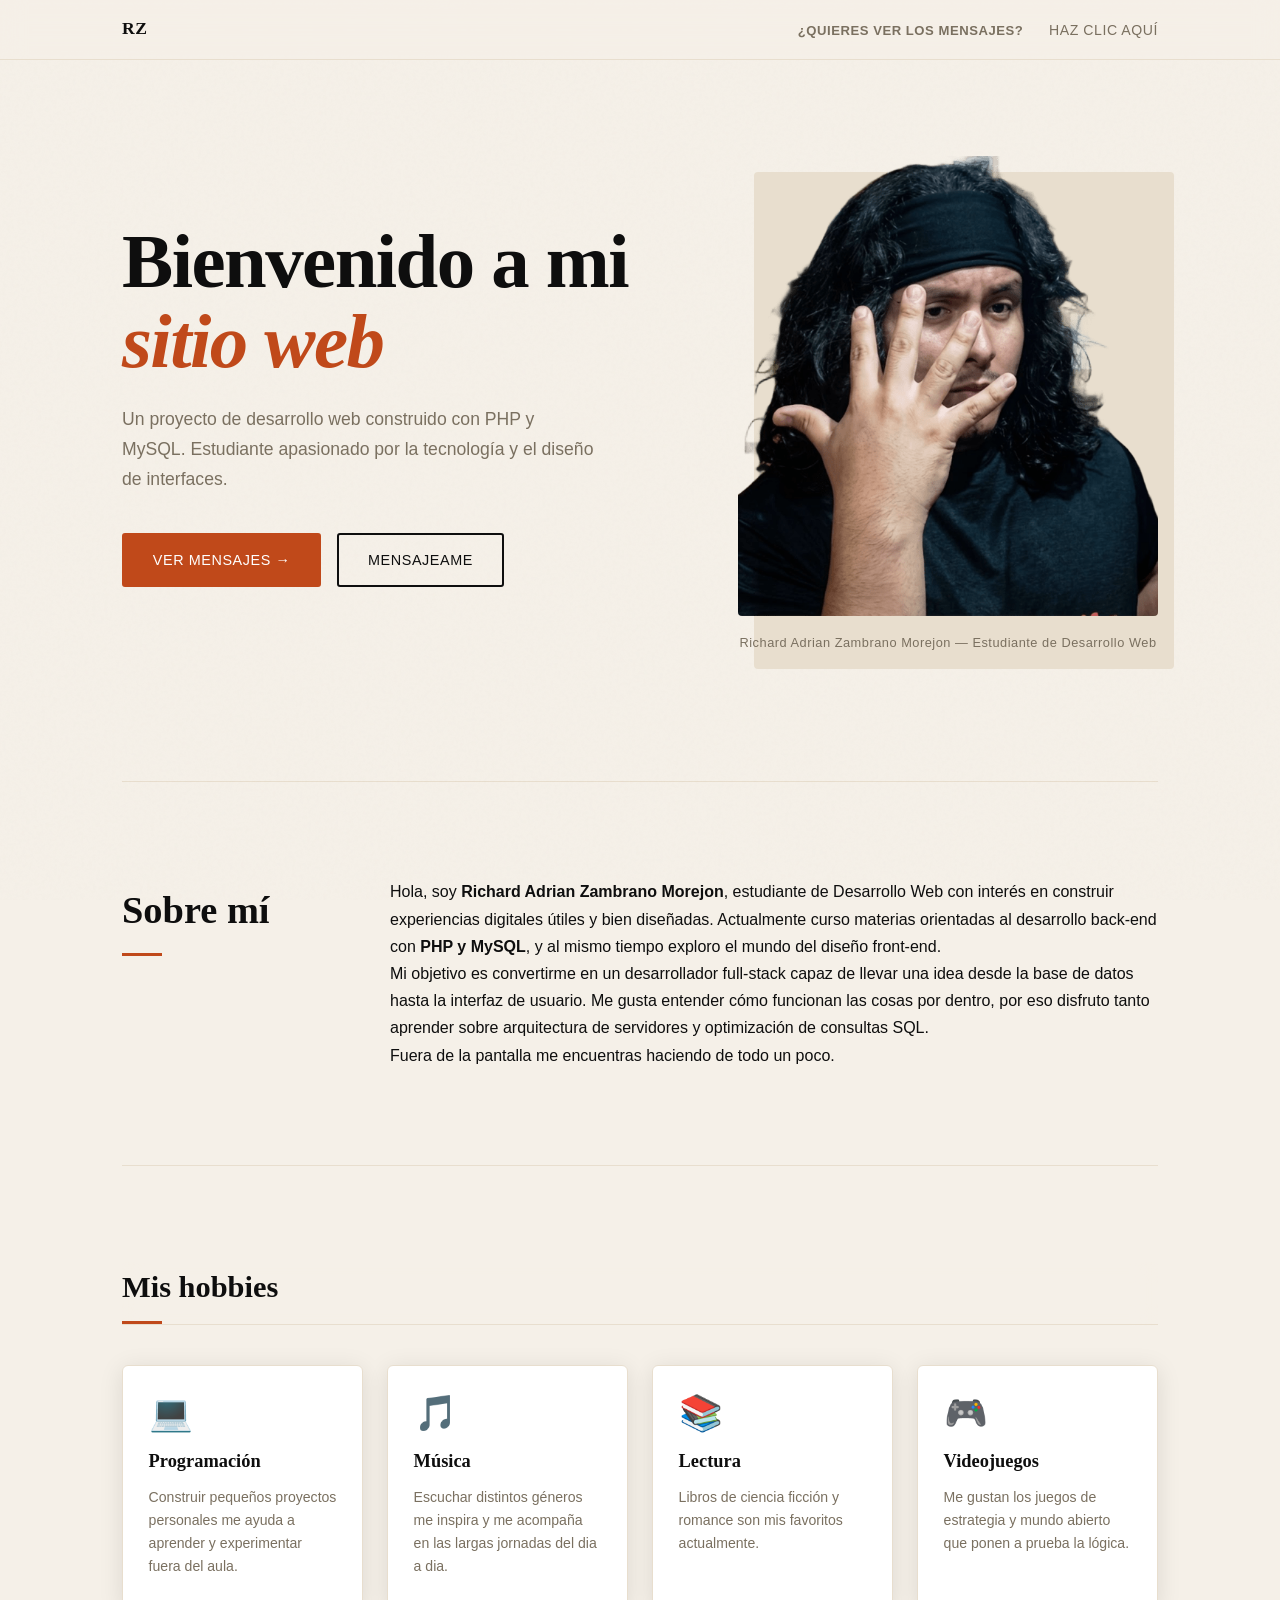
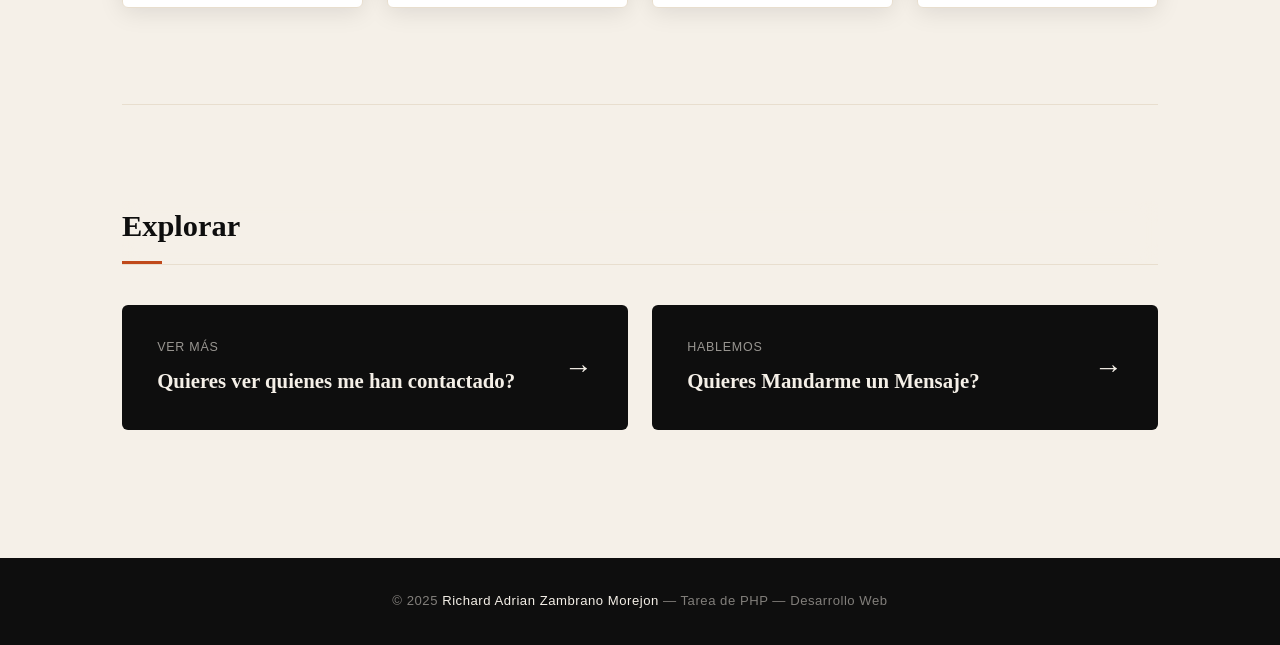
<file: DeberAPE1/index.html>
<!DOCTYPE html>
<html lang="en">
<head>
    <meta charset="UTF-8">
    <meta name="viewport" content="width=device-width, initial-scale=1.0">
    <title>Portada</title>
    <link rel="stylesheet" href="estilos/estiloInicial.css">
</head>
<body>

    <header>
        <nav>
            <a href="#" class="nav-brand">RZ</a>
            <ul>
                <li><b style="font-size:.82rem;color:var(--muted);text-transform:uppercase;letter-spacing:.04em;">¿Quieres ver los mensajes?</b></li>
                <li><a href="iniciarSesion.php">Haz clic aquí</a></li>
            </ul>
        </nav>
    </header>

    <main>
 
        <section class="hero-section" aria-label="Presentación">
 
            <div class="hero-text">
                <h1>Bienvenido a mi <em>sitio web</em></h1>
                <p>
                    Un proyecto de desarrollo web construido con PHP y MySQL.
                    Estudiante apasionado por la tecnología y el diseño de interfaces.
                </p>

                <div class="btn-group">
                    <a href="lista_Mensajes.php" class="btn btn-primary">Ver Mensajes →</a>
                    <a href="formularioMensajes.html" class="btn btn-outline">Mensajeame</a>
                </div>
            </div>

            <div class="hero-image">
                <figure>
                    <img
                        src="multimedia/sinfondo2.png"
                        alt="Foto de perfil de Richard Zambrano"
                        width="360"
                        height="400"
                    >
                    <figcaption>Richard Adrian Zambrano Morejon &mdash; Estudiante de Desarrollo Web</figcaption>
                </figure>
            </div>
 
        </section>
 
        <hr class="divider">
 
        <section class="bio-section" aria-labelledby="bio-heading">
 
            <div class="bio-label">
                <h2 id="bio-heading">Sobre mí</h2>
                <span></span>
            </div>
 
            <article>
                <p>
                    Hola, soy <strong>Richard Adrian Zambrano Morejon</strong>, estudiante de Desarrollo Web con
                    interés en construir experiencias digitales útiles y bien diseñadas. Actualmente curso
                    materias orientadas al desarrollo back-end con <strong>PHP y MySQL</strong>, y al mismo tiempo
                    exploro el mundo del diseño front-end.
                </p>
                <p>
                    Mi objetivo es convertirme en un desarrollador full-stack capaz de llevar una idea desde
                    la base de datos hasta la interfaz de usuario. Me gusta entender cómo funcionan las cosas
                    por dentro, por eso disfruto tanto aprender sobre arquitectura de servidores y
                    optimización de consultas SQL.
                </p>
                <p>
                    Fuera de la pantalla me encuentras haciendo de todo un poco.
                </p>
            </article>
 
        </section>
 
        <hr class="divider">
 
        <section class="hobbies-section" aria-labelledby="hobbies-heading">
 
            <header class="section-header">
                <h2 id="hobbies-heading">Mis hobbies</h2>
            </header>
 
            <div class="cards-grid">
 
                <article class="card">
                    <span class="card-icon" aria-hidden="true">💻</span>
                    <h3>Programación</h3>
                    <p>Construir pequeños proyectos personales me ayuda a aprender y experimentar fuera del aula.</p>
                </article>
 
                <article class="card">
                    <span class="card-icon" aria-hidden="true">🎵</span>
                    <h3>Música</h3>
                    <p>Escuchar distintos géneros me inspira y me acompaña en las largas jornadas del dia a dia.</p>
                </article>
 
                <article class="card">
                    <span class="card-icon" aria-hidden="true">📚</span>
                    <h3>Lectura</h3>
                    <p>Libros de ciencia ficción y romance son mis favoritos actualmente.</p>
                </article>
 
                <article class="card">
                    <span class="card-icon" aria-hidden="true">🎮</span>
                    <h3>Videojuegos</h3>
                    <p>Me gustan los juegos de estrategia y mundo abierto que ponen a prueba la lógica.</p>
                </article>
 
            </div>
 
        </section>
 
        <hr class="divider">
 
        <section class="pages-section" aria-labelledby="pages-heading">
 
            <header class="section-header">
                <h2 id="pages-heading">Explorar</h2>
            </header>
 
            <nav class="pages-grid" aria-label="Navegación principal">
 
                <a href="lista_Mensajes.php" class="page-card">
                    <div class="page-card-info">
                        <p>Ver más</p>
                        <strong>Quieres ver quienes me han contactado?</strong>
                    </div>
                    <span class="page-card-arrow" aria-hidden="true">→</span>
                </a>
 
                <a href="formularioMensajes.html" class="page-card">
                    <div class="page-card-info">
                        <p>Hablemos</p>
                        <strong>Quieres Mandarme un Mensaje?</strong>
                    </div>
                    <span class="page-card-arrow" aria-hidden="true">→</span>
                </a>
 
            </nav>
 
        </section>
 
    </main>
 
    <footer>
        <p>&copy; 2025 <strong>Richard Adrian Zambrano Morejon</strong> &mdash; Tarea de PHP &mdash; Desarrollo Web</p>
    </footer>
 
</body>
</html>
</file>
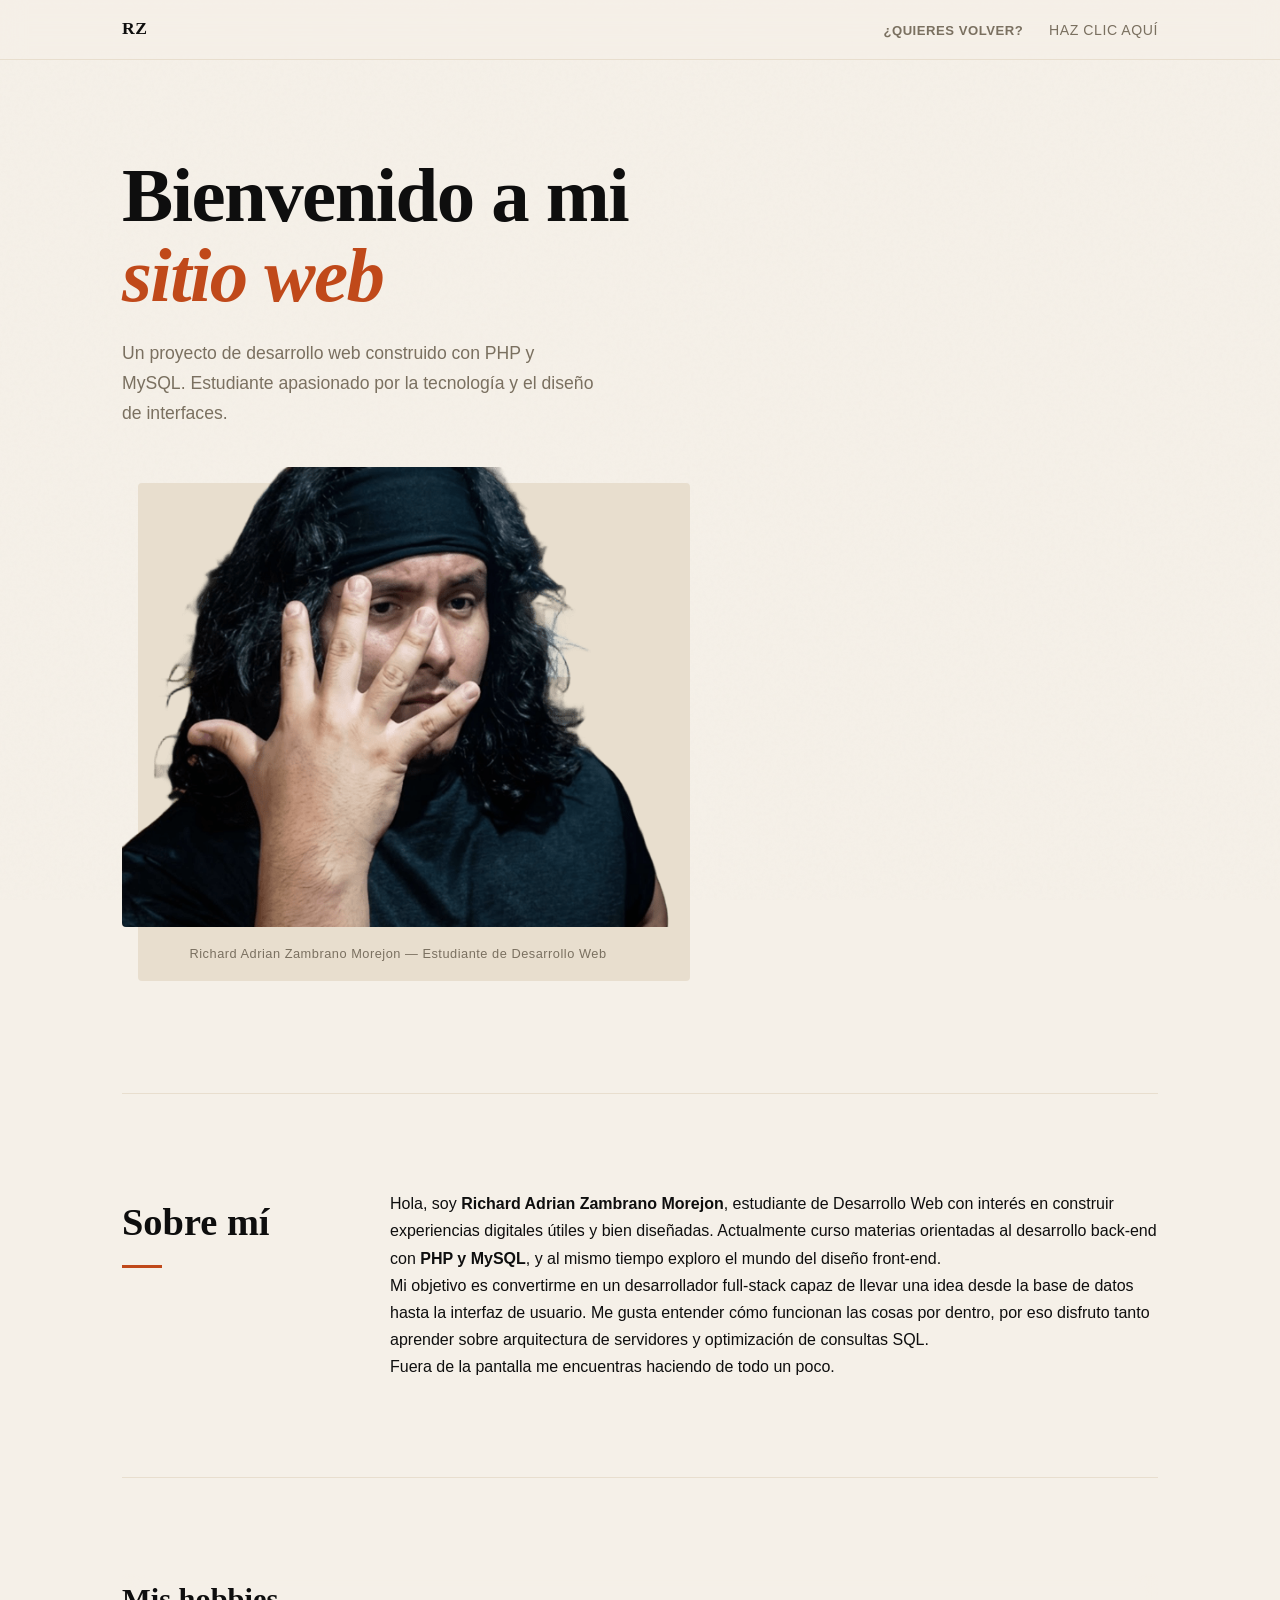
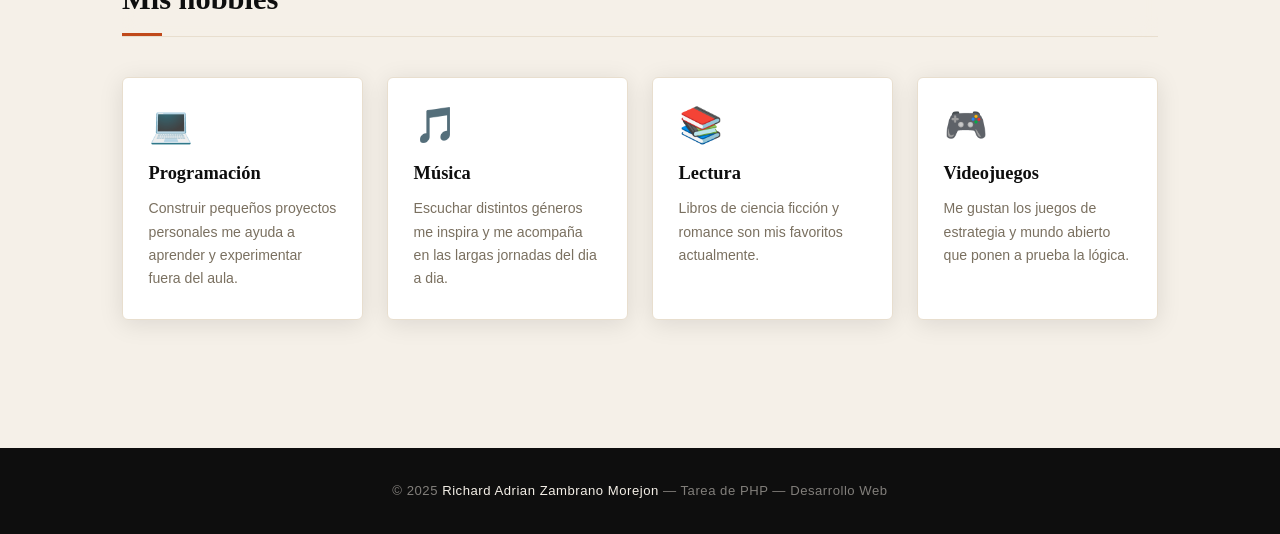
<file: DeberACB2/protegido/index.html>
<!DOCTYPE html>
<html lang="en">
<head>
    <meta charset="UTF-8">
    <meta name="viewport" content="width=device-width, initial-scale=1.0">
    <title>Portada</title>
    <link rel="stylesheet" href="estiloIndex.css">
</head>
<body>

    <header>
        <nav>
            <a href="#" class="nav-brand">RZ</a>
            <ul>
                <li><b style="font-size:.82rem;color:var(--muted);text-transform:uppercase;letter-spacing:.04em;">¿Quieres volver?</b></li>
                <li><a href="../index.html">Haz clic aquí</a></li>
            </ul>
        </nav>
    </header>

    <main>
 
        <section class="hero-section" aria-label="Presentación">
 
            <div class="hero-text">
                <h1>Bienvenido a mi <em>sitio web</em></h1>
                <p>
                    Un proyecto de desarrollo web construido con PHP y MySQL.
                    Estudiante apasionado por la tecnología y el diseño de interfaces.
                </p>

            <div class="hero-image">
                <figure>
                    <img
                        src="multimedia/sinfondo2.png"
                        alt="Foto de perfil de Richard Zambrano"
                        width="360"
                        height="400"
                    >
                    <figcaption>Richard Adrian Zambrano Morejon &mdash; Estudiante de Desarrollo Web</figcaption>
                </figure>
            </div>
 
        </section>
 
        <hr class="divider">
 
        <section class="bio-section" aria-labelledby="bio-heading">
 
            <div class="bio-label">
                <h2 id="bio-heading">Sobre mí</h2>
                <span></span>
            </div>
 
            <article>
                <p>
                    Hola, soy <strong>Richard Adrian Zambrano Morejon</strong>, estudiante de Desarrollo Web con
                    interés en construir experiencias digitales útiles y bien diseñadas. Actualmente curso
                    materias orientadas al desarrollo back-end con <strong>PHP y MySQL</strong>, y al mismo tiempo
                    exploro el mundo del diseño front-end.
                </p>
                <p>
                    Mi objetivo es convertirme en un desarrollador full-stack capaz de llevar una idea desde
                    la base de datos hasta la interfaz de usuario. Me gusta entender cómo funcionan las cosas
                    por dentro, por eso disfruto tanto aprender sobre arquitectura de servidores y
                    optimización de consultas SQL.
                </p>
                <p>
                    Fuera de la pantalla me encuentras haciendo de todo un poco.
                </p>
            </article>
 
        </section>
 
        <hr class="divider">
 
        <section class="hobbies-section" aria-labelledby="hobbies-heading">
 
            <header class="section-header">
                <h2 id="hobbies-heading">Mis hobbies</h2>
            </header>
 
            <div class="cards-grid">
 
                <article class="card">
                    <span class="card-icon" aria-hidden="true">💻</span>
                    <h3>Programación</h3>
                    <p>Construir pequeños proyectos personales me ayuda a aprender y experimentar fuera del aula.</p>
                </article>
 
                <article class="card">
                    <span class="card-icon" aria-hidden="true">🎵</span>
                    <h3>Música</h3>
                    <p>Escuchar distintos géneros me inspira y me acompaña en las largas jornadas del dia a dia.</p>
                </article>
 
                <article class="card">
                    <span class="card-icon" aria-hidden="true">📚</span>
                    <h3>Lectura</h3>
                    <p>Libros de ciencia ficción y romance son mis favoritos actualmente.</p>
                </article>
 
                <article class="card">
                    <span class="card-icon" aria-hidden="true">🎮</span>
                    <h3>Videojuegos</h3>
                    <p>Me gustan los juegos de estrategia y mundo abierto que ponen a prueba la lógica.</p>
                </article>
 
            </div>
 
        </section>
 
    </main>
 
    <footer>
        <p>&copy; 2025 <strong>Richard Adrian Zambrano Morejon</strong> &mdash; Tarea de PHP &mdash; Desarrollo Web</p>
    </footer>
 
</body>
</html>
</file>
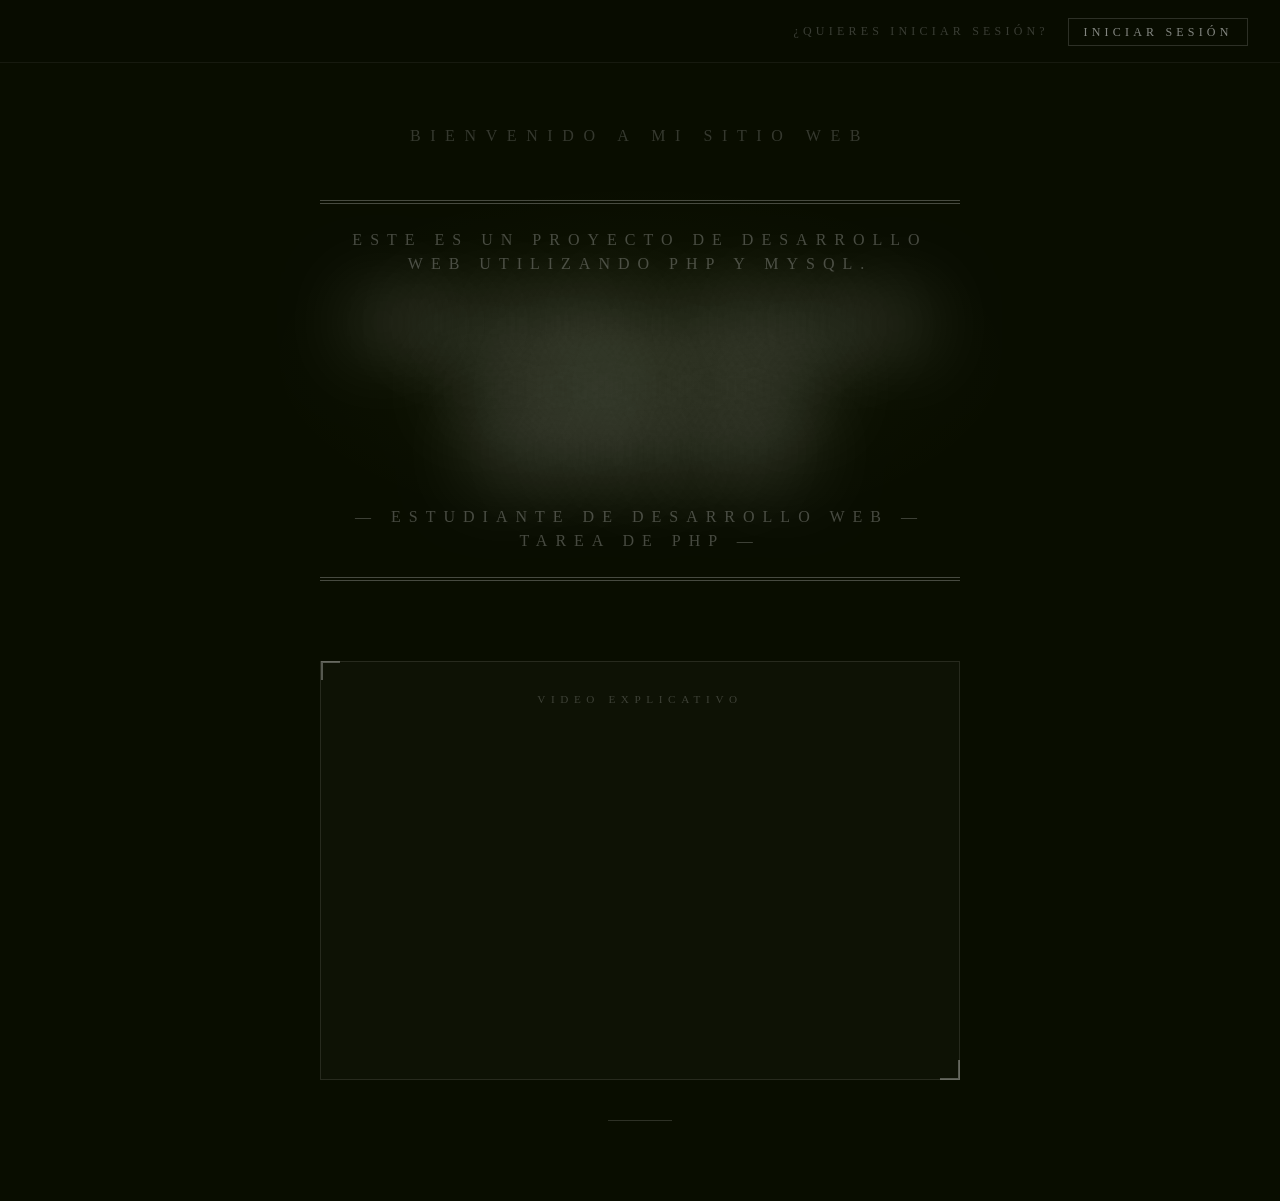
<file: portada.html>
<!DOCTYPE html>
<html lang="en">
<head>
    <meta charset="UTF-8">
    <meta name="viewport" content="width=device-width, initial-scale=1.0">
    <title>Portada</title>
    <link rel="stylesheet" href="estilosCSS/estiloPortada.css">
</head>
<body>
 
    <header>
        <nav>
            <ul>
                <b>¿Quieres iniciar sesión?</b>
                <li><a href="inicioSesion.php">Iniciar Sesión</a></li>
            </ul>
        </nav>
    </header>
 
    <main>
        <h1>Bienvenido a mi sitio web</h1>
 
        <p class="hero">
            Este es un proyecto de desarrollo web utilizando PHP y MySQL.
            <span>Richard Adrian Zambrano Morejon</span>
            &mdash; Estudiante de Desarrollo Web &mdash; Tarea de PHP &mdash;
        </p>
 
        <div class="card">
            <h2>Video Explicativo</h2>
            <div style="position: relative; padding-bottom: 56.25%; height: 0; overflow: hidden;">
                <iframe
                    style="position: absolute; top: 0; left: 0; width: 100%; height: 100%;"
                    src="https://www.youtube.com/embed/Z7yvTzcQkIk"
                    title="Video Explicativo"
                    frameborder="0"
                    allow="accelerometer; autoplay; clipboard-write; encrypted-media; gyroscope; picture-in-picture"
                    allowfullscreen>
                </iframe>
            </div>
        </div>
        <div class="divider"></div>
    </main>
 
</body>
</html>
</file>
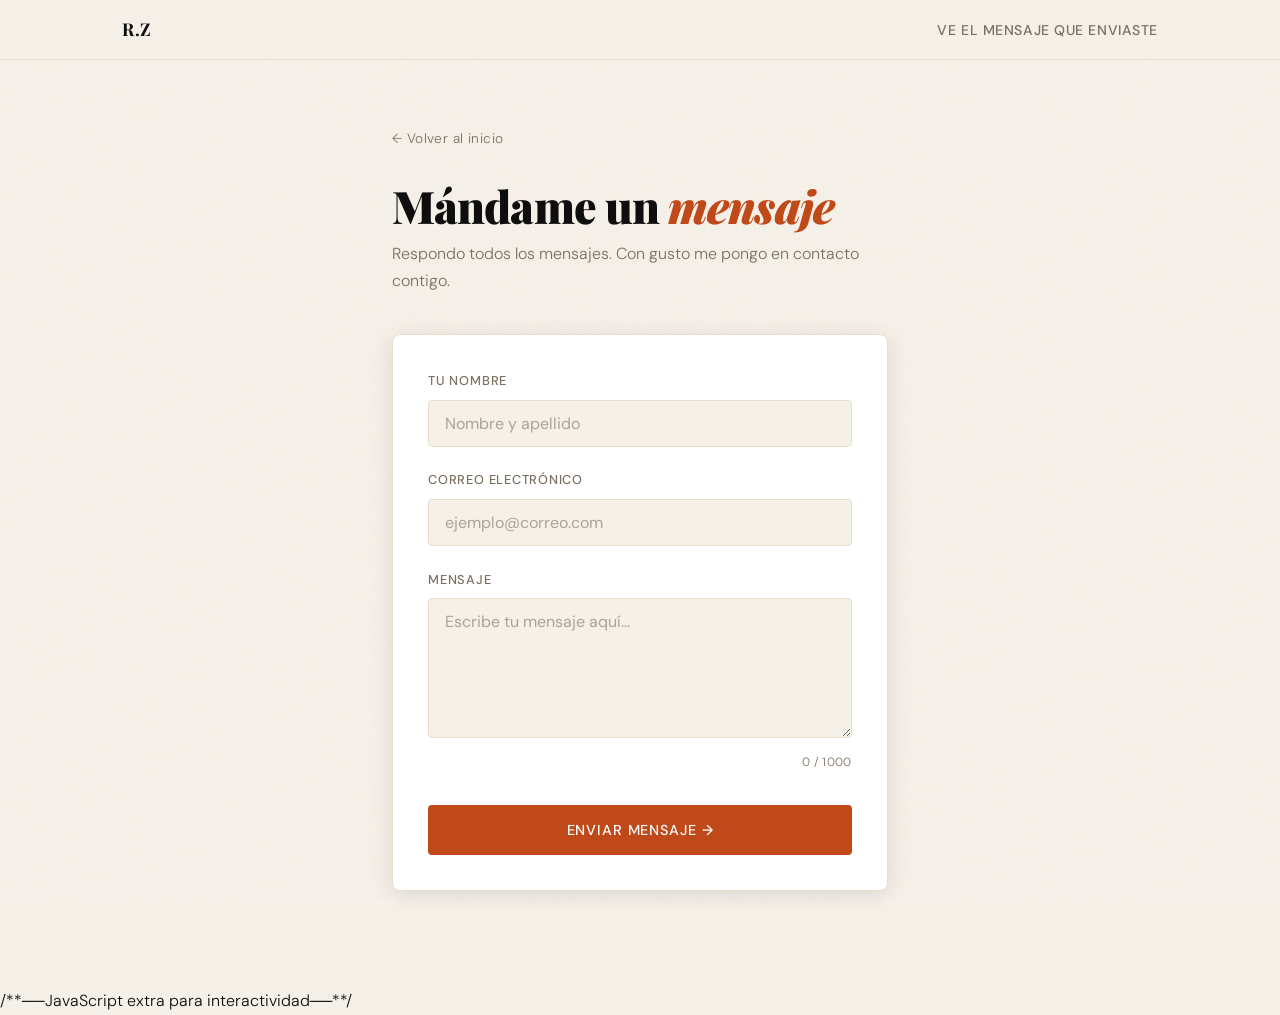
<file: DeberAPE1/formularioMensajes.html>
<!DOCTYPE html>
<html lang="es">
<head>
    <meta charset="UTF-8">
    <meta name="viewport" content="width=device-width, initial-scale=1.0">
    <title>Contáctame — Richard Zambrano</title>
    <link rel="stylesheet" href="estilos/estiloFormulario.css">
    <link href="https://fonts.googleapis.com/css2?family=Playfair+Display:wght@700;900&family=DM+Sans:wght@300;400;500&display=swap" rel="stylesheet"/>

</head>
<body>

<header>
    <nav>
        <a href="index.html" class="nav-brand">R.Z</a>
        <ul>
            <li><a href="iniciarSesion.php">Ve el Mensaje que enviaste</a></li>
        </ul>
    </nav>
</header>

<div class="contact-wrapper">
    <a href="index.html" class="back-link">← Volver al inicio</a>

    <h1>Mándame un <em>mensaje</em></h1>
    <p class="subtitulo">Respondo todos los mensajes. Con gusto me pongo en contacto contigo.</p>

    <div id="msg-feedback"></div>

    <div class="form-card">
        <form id="contactForm" action="procesarMensaje.php" method="POST">

            <div class="field">
                <label for="nombre">Tu nombre</label>
                <input type="text" id="nombre" name="nombre"
                       placeholder="Nombre y apellido" required maxlength="100">
            </div>

            <div class="field">
                <label for="correo">Correo electrónico</label>
                <input type="email" id="correo" name="correo"
                       placeholder="ejemplo@correo.com" required maxlength="150">
            </div>

            <div class="field">
                <label for="mensaje">Mensaje</label>
                <textarea id="mensaje" name="mensaje"
                          placeholder="Escribe tu mensaje aquí..."
                          required maxlength="1000"
                          oninput="updateCount(this)"></textarea>
                <div class="char-count"><span id="charCount">0</span> / 1000</div>
            </div>

            <button type="submit" class="btn-send" id="btnEnviar">Enviar mensaje →</button>
        </form>
    </div>
</div>

/**──JavaScript extra para interactividad──**/
<script>
function updateCount(el) {
    document.getElementById('charCount').textContent = el.value.length;
}

document.getElementById('contactForm').addEventListener('submit', async function(e) {
    e.preventDefault();
    const btn = document.getElementById('btnEnviar');
    const feedback = document.getElementById('msg-feedback');
    btn.disabled = true;
    btn.textContent = 'Enviando…';

    const formData = new FormData(this);

    try {
        const res = await fetch('procesarMensaje.php', { method: 'POST', body: formData });
        const text = await res.text();
        if (text.trim() === 'ok') {
            feedback.className = 'exito';
            feedback.textContent = '¡Mensaje enviado! Me pondré en contacto pronto.';
            this.reset();
            document.getElementById('charCount').textContent = '0';
        } else {
            throw new Error(text);
        }
    } catch (err) {
        feedback.className = 'error';
        feedback.textContent = 'Hubo un error al enviar. Intenta de nuevo.';
    }

    btn.disabled = false;
    btn.textContent = 'Enviar mensaje →';
    feedback.scrollIntoView({ behavior: 'smooth', block: 'nearest' });
});
</script>
</body>
</html>
</file>
<file: DeberAPE1/estilos/estiloInicial.css>
:root {
            --ink:      #0e0e0e;
            --cream:    #f5f0e8;
            --sand:     #e8dece;
            --rust:     #c0491a;
            --rust-lt:  #e05a26;
            --muted:    #7a7060;
            --card-bg:  #ffffff;
            --shadow:   0 4px 24px rgba(14,14,14,.10);
        }
        *, *::before, *::after { box-sizing: border-box; margin: 0; padding: 0; }
 
        body {
            background: var(--cream);
            color: var(--ink);
            font-family: 'DM Sans', sans-serif;
            font-weight: 300;
            line-height: 1.7;
            overflow-x: hidden;
        }
 
        body::before {
            content: '';
            position: fixed;
            inset: 0;
            background-image: url("data:image/svg+xml,%3Csvg viewBox='0 0 256 256' xmlns='http://www.w3.org/2000/svg'%3E%3Cfilter id='noise'%3E%3CfeTurbulence type='fractalNoise' baseFrequency='0.9' numOctaves='4' stitchTiles='stitch'/%3E%3C/filter%3E%3Crect width='100%25' height='100%25' filter='url(%23noise)' opacity='0.03'/%3E%3C/svg%3E");
            pointer-events: none;
            z-index: 0;
            opacity: .6;
        }

        header {
            position: sticky;
            top: 0;
            z-index: 100;
            background: rgba(245,240,232,.88);
            backdrop-filter: blur(12px);
            border-bottom: 1px solid var(--sand);
        }
 
        header nav {
            max-width: 1100px;
            margin: 0 auto;
            padding: .9rem 2rem;
            display: flex;
            align-items: center;
            justify-content: space-between;
        }
 
        .nav-brand {
            font-family: 'Playfair Display', serif;
            font-weight: 700;
            font-size: 1.1rem;
            letter-spacing: .03em;
            color: var(--ink);
            text-decoration: none;
        }
 
        header nav ul {
            list-style: none;
            display: flex;
            align-items: center;
            gap: 1.6rem;
        }
 
        header nav ul li a {
            font-size: .88rem;
            font-weight: 500;
            text-decoration: none;
            color: var(--muted);
            letter-spacing: .04em;
            text-transform: uppercase;
            transition: color .25s;
        }
 
        header nav ul li a:hover { color: var(--rust); }
 
        main {
            max-width: 1100px;
            margin: 0 auto;
            padding: 0 2rem 5rem;
        }
 
        .hero-section {
            display: grid;
            grid-template-columns: 1fr 420px;
            gap: 4rem;
            align-items: center;
            padding: 6rem 0 5rem;
        }
 
        .hero-text h1 {
            font-family: 'Playfair Display', serif;
            font-size: clamp(2.8rem, 6vw, 5rem);
            font-weight: 900;
            line-height: 1.05;
            letter-spacing: -.02em;
            color: var(--ink);
            margin-bottom: 1.4rem;
        }
 
        .hero-text h1 em {
            font-style: italic;
            color: var(--rust);
        }
 
        .hero-text p {
            font-size: 1.1rem;
            color: var(--muted);
            max-width: 480px;
            margin-bottom: 2.4rem;
        }
 
        .btn-group {
            display: flex;
            gap: 1rem;
            flex-wrap: wrap;
        }
 
        .btn {
            display: inline-flex;
            align-items: center;
            gap: .5rem;
            padding: .8rem 1.8rem;
            border-radius: 3px;
            font-family: 'DM Sans', sans-serif;
            font-size: .9rem;
            font-weight: 500;
            letter-spacing: .04em;
            text-transform: uppercase;
            text-decoration: none;
            cursor: pointer;
            border: 2px solid transparent;
            transition: all .25s ease;
        }
 
        .btn-primary {
            background: var(--rust);
            color: #fff;
            border-color: var(--rust);
        }
 
        .btn-primary:hover {
            background: var(--rust-lt);
            border-color: var(--rust-lt);
            transform: translateY(-2px);
            box-shadow: 0 8px 20px rgba(192,73,26,.28);
        }
 
        .btn-outline {
            background: transparent;
            color: var(--ink);
            border-color: var(--ink);
        }
 
        .btn-outline:hover {
            background: var(--ink);
            color: var(--cream);
            transform: translateY(-2px);
        }

        .hero-image figure {
            position: relative;
        }
 
        .hero-image figure::before {
            content: '';
            position: absolute;
            inset: 16px -16px -16px 16px;
            background: var(--sand);
            border-radius: 4px;
            z-index: 0;
        }
 
        .hero-image img {
            position: relative;
            z-index: 1;
            width: 100%;
            height: 460px;
            object-fit: cover;
            border-radius: 4px;
            display: block;
            filter: grayscale(15%);
        }
 
        .hero-image figcaption {
            position: relative;
            z-index: 1;
            margin-top: 1rem;
            font-size: .8rem;
            color: var(--muted);
            letter-spacing: .04em;
            text-align: center;
        }
 
        .divider {
            border: none;
            border-top: 1px solid var(--sand);
            margin: 3rem 0;
        }
 
        .bio-section {
            display: grid;
            grid-template-columns: 220px 1fr;
            gap: 3rem;
            align-items: start;
            padding: 3rem 0;
        }
 
        .bio-label {
            font-family: 'Playfair Display', serif;
            font-size: 1.6rem;
            font-weight: 700;
            color: var(--ink);
            position: sticky;
            top: 80px;
        }
 
        .bio-label span {
            display: block;
            width: 40px;
            height: 3px;
            background: var(--rust);
            margin-top: .6rem;
        }
 
        .bio-content p {
            font-size: 1.05rem;
            color: #3a3530;
            margin-bottom: 1.2rem;
            line-height: 1.85;
        }
 
        .bio-content p:last-child { margin-bottom: 0; }
 
        .bio-content strong {
            font-weight: 500;
            color: var(--ink);
        }
 
        .hobbies-section {
            padding: 3rem 0;
        }
 
        .section-header {
            margin-bottom: 2.5rem;
        }
 
        .section-header h2 {
            font-family: 'Playfair Display', serif;
            font-size: 1.9rem;
            font-weight: 700;
            color: var(--ink);
        }
 
        .section-header h2::after {
            content: '';
            display: block;
            width: 40px;
            height: 3px;
            background: var(--rust);
            margin-top: .5rem;
        }
 
        .cards-grid {
            display: grid;
            grid-template-columns: repeat(auto-fill, minmax(220px, 1fr));
            gap: 1.5rem;
        }

        .card {
            background: var(--card-bg);
            border-radius: 6px;
            padding: 1.8rem 1.6rem;
            box-shadow: var(--shadow);
            border: 1px solid var(--sand);
            transition: transform .25s, box-shadow .25s;
            position: relative;
            overflow: hidden;
        }
 
        .card::before {
            content: '';
            position: absolute;
            top: 0; left: 0;
            width: 4px;
            height: 100%;
            background: var(--rust);
            transform: scaleY(0);
            transform-origin: bottom;
            transition: transform .3s ease;
        }
 
        .card:hover { transform: translateY(-5px); box-shadow: 0 12px 36px rgba(14,14,14,.14); }
        .card:hover::before { transform: scaleY(1); }
 
        .card-icon {
            font-size: 2.2rem;
            margin-bottom: 1rem;
            display: block;
            line-height: 1;
        }
 
        .card h3 {
            font-family: 'Playfair Display', serif;
            font-size: 1.15rem;
            font-weight: 700;
            color: var(--ink);
            margin-bottom: .5rem;
        }
 
        .card p {
            font-size: .88rem;
            color: var(--muted);
            line-height: 1.65;
        }
 
        .pages-section {
            padding: 3rem 0;
        }
 
        .pages-grid {
            display: grid;
            grid-template-columns: 1fr 1fr;
            gap: 1.5rem;
            margin-top: 2.5rem;
        }
 
        .page-card {
            display: flex;
            align-items: center;
            justify-content: space-between;
            padding: 2rem 2.2rem;
            background: var(--ink);
            border-radius: 6px;
            text-decoration: none;
            color: var(--cream);
            transition: background .25s, transform .25s;
        }
 
        .page-card:hover {
            background: var(--rust);
            transform: translateY(-4px);
        }
 
        .page-card-info p {
            font-size: .78rem;
            opacity: .6;
            letter-spacing: .06em;
            text-transform: uppercase;
            margin-bottom: .3rem;
        }
 
        .page-card-info strong {
            font-family: 'Playfair Display', serif;
            font-size: 1.3rem;
            font-weight: 700;
            display: block;
        }
 
        .page-card-arrow {
            font-size: 1.8rem;
            transition: transform .25s;
        }
 
        .page-card:hover .page-card-arrow { transform: translateX(6px); }

        footer {
            background: var(--ink);
            color: rgba(245,240,232,.5);
            text-align: center;
            padding: 2rem;
            font-size: .82rem;
            letter-spacing: .04em;
        }
 
        footer strong { color: var(--cream); font-weight: 500; }
 
        /* ── Animaciones ── */
        @keyframes fadeUp {
            from { opacity: 0; transform: translateY(28px); }
            to   { opacity: 1; transform: translateY(0); }
        }
 
        .hero-text, .hero-image { animation: fadeUp .7s ease both; }
        .hero-image { animation-delay: .15s; }
        .bio-section { animation: fadeUp .7s .1s ease both; }
 
        /* ── Responsive ── */
        @media (max-width: 820px) {
            .hero-section { grid-template-columns: 1fr; gap: 3rem; padding: 4rem 0 3rem; }
            .hero-image { order: -1; }
            .hero-image figure::before { inset: 10px -10px -10px 10px; }
            .hero-image img { height: 320px; }
            .bio-section { grid-template-columns: 1fr; }
            .bio-label { position: static; }
            .pages-grid { grid-template-columns: 1fr; }
        }
</file>
<file: DeberACB2/protegido/estiloIndex.css>
:root {
            --ink:      #0e0e0e;
            --cream:    #f5f0e8;
            --sand:     #e8dece;
            --rust:     #c0491a;
            --rust-lt:  #e05a26;
            --muted:    #7a7060;
            --card-bg:  #ffffff;
            --shadow:   0 4px 24px rgba(14,14,14,.10);
        }
        *, *::before, *::after { box-sizing: border-box; margin: 0; padding: 0; }
 
        body {
            background: var(--cream);
            color: var(--ink);
            font-family: 'DM Sans', sans-serif;
            font-weight: 300;
            line-height: 1.7;
            overflow-x: hidden;
        }
 
        body::before {
            content: '';
            position: fixed;
            inset: 0;
            background-image: url("data:image/svg+xml,%3Csvg viewBox='0 0 256 256' xmlns='http://www.w3.org/2000/svg'%3E%3Cfilter id='noise'%3E%3CfeTurbulence type='fractalNoise' baseFrequency='0.9' numOctaves='4' stitchTiles='stitch'/%3E%3C/filter%3E%3Crect width='100%25' height='100%25' filter='url(%23noise)' opacity='0.03'/%3E%3C/svg%3E");
            pointer-events: none;
            z-index: 0;
            opacity: .6;
        }

        header {
            position: sticky;
            top: 0;
            z-index: 100;
            background: rgba(245,240,232,.88);
            backdrop-filter: blur(12px);
            border-bottom: 1px solid var(--sand);
        }
 
        header nav {
            max-width: 1100px;
            margin: 0 auto;
            padding: .9rem 2rem;
            display: flex;
            align-items: center;
            justify-content: space-between;
        }
 
        .nav-brand {
            font-family: 'Playfair Display', serif;
            font-weight: 700;
            font-size: 1.1rem;
            letter-spacing: .03em;
            color: var(--ink);
            text-decoration: none;
        }
 
        header nav ul {
            list-style: none;
            display: flex;
            align-items: center;
            gap: 1.6rem;
        }
 
        header nav ul li a {
            font-size: .88rem;
            font-weight: 500;
            text-decoration: none;
            color: var(--muted);
            letter-spacing: .04em;
            text-transform: uppercase;
            transition: color .25s;
        }
 
        header nav ul li a:hover { color: var(--rust); }
 
        main {
            max-width: 1100px;
            margin: 0 auto;
            padding: 0 2rem 5rem;
        }
 
        .hero-section {
            display: grid;
            grid-template-columns: 1fr 420px;
            gap: 4rem;
            align-items: center;
            padding: 6rem 0 5rem;
        }
 
        .hero-text h1 {
            font-family: 'Playfair Display', serif;
            font-size: clamp(2.8rem, 6vw, 5rem);
            font-weight: 900;
            line-height: 1.05;
            letter-spacing: -.02em;
            color: var(--ink);
            margin-bottom: 1.4rem;
        }
 
        .hero-text h1 em {
            font-style: italic;
            color: var(--rust);
        }
 
        .hero-text p {
            font-size: 1.1rem;
            color: var(--muted);
            max-width: 480px;
            margin-bottom: 2.4rem;
        }
 
        .btn-group {
            display: flex;
            gap: 1rem;
            flex-wrap: wrap;
        }
 
        .btn {
            display: inline-flex;
            align-items: center;
            gap: .5rem;
            padding: .8rem 1.8rem;
            border-radius: 3px;
            font-family: 'DM Sans', sans-serif;
            font-size: .9rem;
            font-weight: 500;
            letter-spacing: .04em;
            text-transform: uppercase;
            text-decoration: none;
            cursor: pointer;
            border: 2px solid transparent;
            transition: all .25s ease;
        }
 
        .btn-primary {
            background: var(--rust);
            color: #fff;
            border-color: var(--rust);
        }
 
        .btn-primary:hover {
            background: var(--rust-lt);
            border-color: var(--rust-lt);
            transform: translateY(-2px);
            box-shadow: 0 8px 20px rgba(192,73,26,.28);
        }
 
        .btn-outline {
            background: transparent;
            color: var(--ink);
            border-color: var(--ink);
        }
 
        .btn-outline:hover {
            background: var(--ink);
            color: var(--cream);
            transform: translateY(-2px);
        }

        .hero-image figure {
            position: relative;
        }
 
        .hero-image figure::before {
            content: '';
            position: absolute;
            inset: 16px -16px -16px 16px;
            background: var(--sand);
            border-radius: 4px;
            z-index: 0;
        }
 
        .hero-image img {
            position: relative;
            z-index: 1;
            width: 100%;
            height: 460px;
            object-fit: cover;
            border-radius: 4px;
            display: block;
            filter: grayscale(15%);
        }
 
        .hero-image figcaption {
            position: relative;
            z-index: 1;
            margin-top: 1rem;
            font-size: .8rem;
            color: var(--muted);
            letter-spacing: .04em;
            text-align: center;
        }
 
        .divider {
            border: none;
            border-top: 1px solid var(--sand);
            margin: 3rem 0;
        }
 
        .bio-section {
            display: grid;
            grid-template-columns: 220px 1fr;
            gap: 3rem;
            align-items: start;
            padding: 3rem 0;
        }
 
        .bio-label {
            font-family: 'Playfair Display', serif;
            font-size: 1.6rem;
            font-weight: 700;
            color: var(--ink);
            position: sticky;
            top: 80px;
        }
 
        .bio-label span {
            display: block;
            width: 40px;
            height: 3px;
            background: var(--rust);
            margin-top: .6rem;
        }
 
        .bio-content p {
            font-size: 1.05rem;
            color: #3a3530;
            margin-bottom: 1.2rem;
            line-height: 1.85;
        }
 
        .bio-content p:last-child { margin-bottom: 0; }
 
        .bio-content strong {
            font-weight: 500;
            color: var(--ink);
        }
 
        .hobbies-section {
            padding: 3rem 0;
        }
 
        .section-header {
            margin-bottom: 2.5rem;
        }
 
        .section-header h2 {
            font-family: 'Playfair Display', serif;
            font-size: 1.9rem;
            font-weight: 700;
            color: var(--ink);
        }
 
        .section-header h2::after {
            content: '';
            display: block;
            width: 40px;
            height: 3px;
            background: var(--rust);
            margin-top: .5rem;
        }
 
        .cards-grid {
            display: grid;
            grid-template-columns: repeat(auto-fill, minmax(220px, 1fr));
            gap: 1.5rem;
        }

        .card {
            background: var(--card-bg);
            border-radius: 6px;
            padding: 1.8rem 1.6rem;
            box-shadow: var(--shadow);
            border: 1px solid var(--sand);
            transition: transform .25s, box-shadow .25s;
            position: relative;
            overflow: hidden;
        }
 
        .card::before {
            content: '';
            position: absolute;
            top: 0; left: 0;
            width: 4px;
            height: 100%;
            background: var(--rust);
            transform: scaleY(0);
            transform-origin: bottom;
            transition: transform .3s ease;
        }
 
        .card:hover { transform: translateY(-5px); box-shadow: 0 12px 36px rgba(14,14,14,.14); }
        .card:hover::before { transform: scaleY(1); }
 
        .card-icon {
            font-size: 2.2rem;
            margin-bottom: 1rem;
            display: block;
            line-height: 1;
        }
 
        .card h3 {
            font-family: 'Playfair Display', serif;
            font-size: 1.15rem;
            font-weight: 700;
            color: var(--ink);
            margin-bottom: .5rem;
        }
 
        .card p {
            font-size: .88rem;
            color: var(--muted);
            line-height: 1.65;
        }
 
        .pages-section {
            padding: 3rem 0;
        }
 
        .pages-grid {
            display: grid;
            grid-template-columns: 1fr 1fr;
            gap: 1.5rem;
            margin-top: 2.5rem;
        }
 
        .page-card {
            display: flex;
            align-items: center;
            justify-content: space-between;
            padding: 2rem 2.2rem;
            background: var(--ink);
            border-radius: 6px;
            text-decoration: none;
            color: var(--cream);
            transition: background .25s, transform .25s;
        }
 
        .page-card:hover {
            background: var(--rust);
            transform: translateY(-4px);
        }
 
        .page-card-info p {
            font-size: .78rem;
            opacity: .6;
            letter-spacing: .06em;
            text-transform: uppercase;
            margin-bottom: .3rem;
        }
 
        .page-card-info strong {
            font-family: 'Playfair Display', serif;
            font-size: 1.3rem;
            font-weight: 700;
            display: block;
        }
 
        .page-card-arrow {
            font-size: 1.8rem;
            transition: transform .25s;
        }
 
        .page-card:hover .page-card-arrow { transform: translateX(6px); }

        footer {
            background: var(--ink);
            color: rgba(245,240,232,.5);
            text-align: center;
            padding: 2rem;
            font-size: .82rem;
            letter-spacing: .04em;
        }
 
        footer strong { color: var(--cream); font-weight: 500; }
 
        /* ── Animaciones ── */
        @keyframes fadeUp {
            from { opacity: 0; transform: translateY(28px); }
            to   { opacity: 1; transform: translateY(0); }
        }
 
        .hero-text, .hero-image { animation: fadeUp .7s ease both; }
        .hero-image { animation-delay: .15s; }
        .bio-section { animation: fadeUp .7s .1s ease both; }
 
        /* ── Responsive ── */
        @media (max-width: 820px) {
            .hero-section { grid-template-columns: 1fr; gap: 3rem; padding: 4rem 0 3rem; }
            .hero-image { order: -1; }
            .hero-image figure::before { inset: 10px -10px -10px 10px; }
            .hero-image img { height: 320px; }
            .bio-section { grid-template-columns: 1fr; }
            .bio-label { position: static; }
            .pages-grid { grid-template-columns: 1fr; }
        }
</file>
<file: estilosCSS/estiloPortada.css>
*, *::before, *::after {
            box-sizing: border-box;
            margin: 0;
            padding: 0;
        }
 
        body {
            font: 400 1em/1.5 "Neuton", serif;
            background: #090d00;
            color: rgba(255, 255, 255, .25);
            text-align: center;
            min-height: 100vh;
            overflow-x: hidden;
        }
 
        header {
            position: fixed;
            top: 0;
            left: 0;
            width: 100%;
            z-index: 100;
            padding: 1.2em 2em;
            border-bottom: 1px solid rgba(255, 255, 255, .06);
            background: rgba(9, 13, 0, .85);
            backdrop-filter: blur(6px);
        }
 
        nav ul {
            list-style: none;
            display: flex;
            align-items: center;
            justify-content: flex-end;
            gap: 1.2em;
        }
 
        nav ul b {
            font: 400 .75em/1 "Neuton", serif;
            text-transform: uppercase;
            letter-spacing: .35em;
            color: rgba(255, 255, 255, .2);
        }
 
        nav ul li a {
            font: 400 .75em/1 "Neuton", serif;
            text-transform: uppercase;
            letter-spacing: .35em;
            color: rgba(255, 255, 255, .5);
            text-decoration: none;
            border: 1px solid rgba(255, 255, 255, .15);
            padding: .5em 1.2em;
            transition: color .3s, border-color .3s;
        }
 
        nav ul li a:hover {
            color: rgba(255, 255, 255, .85);
            border-color: rgba(255, 255, 255, .4);
        }
 
        main {
            position: relative;
            min-height: 100vh;
            display: flex;
            flex-direction: column;
            align-items: center;
            justify-content: center;
            padding: 8em 2em 5em;
        }
 
        main::before {
            content: '';
            position: absolute;
            top: 30%;
            left: 50%;
            transform: translate(-50%, -50%);
            width: 60vw;
            height: 40vh;
            background: radial-gradient(ellipse, rgba(180, 220, 80, .04) 0%, transparent 70%);
            pointer-events: none;
        }
 
        h1 {
            font: 400 1em/1 "Neuton", serif;
            text-transform: uppercase;
            letter-spacing: .6em;
            color: rgba(255, 255, 255, .18);
            margin-bottom: 3.5em;
        }
 
        p.hero {
            text-transform: uppercase;
            letter-spacing: .5em;
            display: inline-block;
            border: 4px double rgba(255, 255, 255, .25);
            border-width: 4px 0;
            padding: 1.5em 0;
            width: min(40em, 90vw);
            color: rgba(255, 255, 255, .25);
            line-height: 1.5;
        }
 
        p.hero span {
            font: 700 clamp(2em, 8vw, 4em)/1 "Oswald", sans-serif;
            letter-spacing: 0;
            padding: .25em 0 .325em;
            display: block;
            margin: 0 auto;
            text-shadow: 0 0 80px rgba(255, 255, 255, .5);
 
            background: url(https://i.ibb.co/RDTnNrT/animated-text-fill.png) repeat-y;
            -webkit-background-clip: text;
            background-clip: text;
            -webkit-text-fill-color: transparent;
 
            -webkit-animation: aitf 80s linear infinite;
            animation: aitf 80s linear infinite;
 
            -webkit-transform: translate3d(0, 0, 0);
            transform: translate3d(0, 0, 0);
            -webkit-backface-visibility: hidden;
            backface-visibility: hidden;
        }
 
        @-webkit-keyframes aitf {
            0%   { background-position: 0% 50%; }
            100% { background-position: 100% 50%; }
        }
 
        @keyframes aitf {
            0%   { background-position: 0% 50%; }
            100% { background-position: 100% 50%; }
        }
 
        .card {
            margin-top: 5em;
            border: 1px solid rgba(255, 255, 255, .1);
            padding: 2em 2.5em 2.5em;
            width: min(640px, 92vw);
            background: rgba(255, 255, 255, .02);
            position: relative;
        }
 
        .card::before,
        .card::after {
            content: '';
            position: absolute;
            width: 1.2em;
            height: 1.2em;
            border-color: rgba(255, 255, 255, .3);
            border-style: solid;
        }
 
        .card::before {
            top: -.5px;
            left: -.5px;
            border-width: 2px 0 0 2px;
        }
 
        .card::after {
            bottom: -.5px;
            right: -.5px;
            border-width: 0 2px 2px 0;
        }
 
        .card h2 {
            font: 400 .7em/1 "Neuton", serif;
            text-transform: uppercase;
            letter-spacing: .5em;
            color: rgba(255, 255, 255, .2);
            margin-bottom: 1.8em;
        }
 
        .card video {
            width: 100%;
            display: block;
            outline: none;
            border: 1px solid rgba(255, 255, 255, .08);
            background: #000;
        }
 
        /* ─── DECORATIVE RULE ─── */
        .divider {
            width: 4em;
            height: 1px;
            background: rgba(255, 255, 255, .15);
            margin: 2.5em auto 0;
        }
</file>
<file: DeberAPE1/estilos/estiloFormulario.css>
@import url('https://fonts.googleapis.com/css2?family=Playfair+Display:ital,wght@0,700;0,900;1,700&family=DM+Sans:wght@300;400;500&display=swap');

:root {
    --ink:      #0e0e0e;
    --cream:    #f5f0e8;
    --sand:     #e8dece;
    --rust:     #c0491a;
    --rust-lt:  #e05a26;
    --muted:    #7a7060;
    --card-bg:  #ffffff;
    --shadow:   0 4px 24px rgba(14,14,14,.10);
}


*, *::before, *::after { box-sizing: border-box; margin: 0; padding: 0; }

body {
    background: var(--cream);
    color: var(--ink);
    font-family: 'DM Sans', sans-serif;
    font-weight: 300;
    line-height: 1.7;
    overflow-x: hidden;
}

body::before {
    content: '';
    position: fixed;
    inset: 0;
    background-image: url("data:image/svg+xml,%3Csvg viewBox='0 0 256 256' xmlns='http://www.w3.org/2000/svg'%3E%3Cfilter id='noise'%3E%3CfeTurbulence type='fractalNoise' baseFrequency='0.9' numOctaves='4' stitchTiles='stitch'/%3E%3C/filter%3E%3Crect width='100%25' height='100%25' filter='url(%23noise)' opacity='0.03'/%3E%3C/svg%3E");
    pointer-events: none;
    z-index: 0;
    opacity: .6;
}

header {
    position: sticky;
    top: 0;
    z-index: 100;
    background: rgba(245,240,232,.88);
    backdrop-filter: blur(12px);
    border-bottom: 1px solid var(--sand);
}

header nav {
    max-width: 1100px;
    margin: 0 auto;
    padding: .9rem 2rem;
    display: flex;
    align-items: center;
    justify-content: space-between;
}

.nav-brand {
    font-family: 'Playfair Display', serif;
    font-weight: 700;
    font-size: 1.1rem;
    letter-spacing: .03em;
    color: var(--ink);
    text-decoration: none;
}

header nav ul {
    list-style: none;
    display: flex;
    align-items: center;
    gap: 1.6rem;
}

header nav ul li a {
    font-size: .88rem;
    font-weight: 500;
    text-decoration: none;
    color: var(--muted);
    letter-spacing: .04em;
    text-transform: uppercase;
    transition: color .25s;
}

header nav ul li a:hover { color: var(--rust); }

.contact-wrapper {
    max-width: 560px;
    margin: 0 auto;
    padding: 4rem 2rem 6rem;
    position: relative;
    z-index: 1;
    animation: fadeUp .7s ease both;
}

.back-link {
    display: inline-block;
    margin-bottom: 2rem;
    font-size: .85rem;
    color: var(--muted);
    text-decoration: none;
    letter-spacing: .03em;
    transition: color .2s;
}

.back-link:hover { color: var(--rust); }

.contact-wrapper h1 {
    font-family: 'Playfair Display', serif;
    font-size: clamp(2rem, 5vw, 2.8rem);
    font-weight: 900;
    line-height: 1.08;
    letter-spacing: -.02em;
    color: var(--ink);
    margin-bottom: .6rem;
}

.contact-wrapper h1 em {
    font-style: italic;
    color: var(--rust);
}

.subtitulo {
    color: var(--muted);
    font-size: 1rem;
    margin-bottom: 2.5rem;
}

#msg-feedback {
    display: none;
    padding: .85rem 1rem;
    border-radius: 4px;
    margin-bottom: 1.4rem;
    font-size: .9rem;
}

#msg-feedback.exito {
    display: block;
    background: #e2f5e8;
    color: #1a6630;
    border: 1px solid #b8e8c4;
}

#msg-feedback.error {
    display: block;
    background: #fde8e2;
    color: #a83215;
    border: 1px solid #f5c6b8;
}

.form-card {
    background: var(--card-bg);
    border-radius: 8px;
    padding: 2.2rem;
    box-shadow: var(--shadow);
    border: 1px solid var(--sand);
}

.field { margin-bottom: 1.4rem; }

.field label {
    display: block;
    font-size: .8rem;
    font-weight: 500;
    letter-spacing: .06em;
    text-transform: uppercase;
    color: var(--muted);
    margin-bottom: .5rem;
}

.field input,
.field textarea {
    width: 100%;
    padding: .75rem 1rem;
    border: 1px solid var(--sand);
    border-radius: 4px;
    font-family: 'DM Sans', sans-serif;
    font-size: 1rem;
    background: var(--cream);
    color: var(--ink);
    transition: border-color .2s, box-shadow .2s;
    outline: none;
    resize: vertical;
}

.field input::placeholder,
.field textarea::placeholder {
    color: var(--muted);
    opacity: .6;
}

.field input:focus,
.field textarea:focus {
    border-color: var(--rust);
    box-shadow: 0 0 0 3px rgba(192,73,26,.10);
}

.field textarea { min-height: 140px; }

.char-count {
    text-align: right;
    font-size: .75rem;
    color: var(--muted);
    margin-top: .35rem;
    letter-spacing: .03em;
}

.btn-send {
    width: 100%;
    padding: .9rem;
    background: var(--rust);
    color: #fff;
    border: 2px solid var(--rust);
    border-radius: 4px;
    font-family: 'DM Sans', sans-serif;
    font-size: .9rem;
    font-weight: 500;
    letter-spacing: .06em;
    text-transform: uppercase;
    cursor: pointer;
    margin-top: .6rem;
    transition: background .25s, border-color .25s, transform .2s, box-shadow .2s;
}

.btn-send:hover {
    background: var(--rust-lt);
    border-color: var(--rust-lt);
    transform: translateY(-2px);
    box-shadow: 0 8px 20px rgba(192,73,26,.28);
}

.btn-send:disabled {
    opacity: .6;
    cursor: not-allowed;
    transform: none;
    box-shadow: none;
}

footer {
    background: var(--ink);
    color: rgba(245,240,232,.5);
    text-align: center;
    padding: 2rem;
    font-size: .82rem;
    letter-spacing: .04em;
}

footer strong { color: var(--cream); font-weight: 500; }

/* ── Animaciones ── */
@keyframes fadeUp {
    from { opacity: 0; transform: translateY(28px); }
    to   { opacity: 1; transform: translateY(0); }
}

@media (max-width: 600px) {
    .contact-wrapper { padding: 3rem 1.2rem 4rem; }
    .form-card { padding: 1.6rem 1.4rem; }
}
</file>
